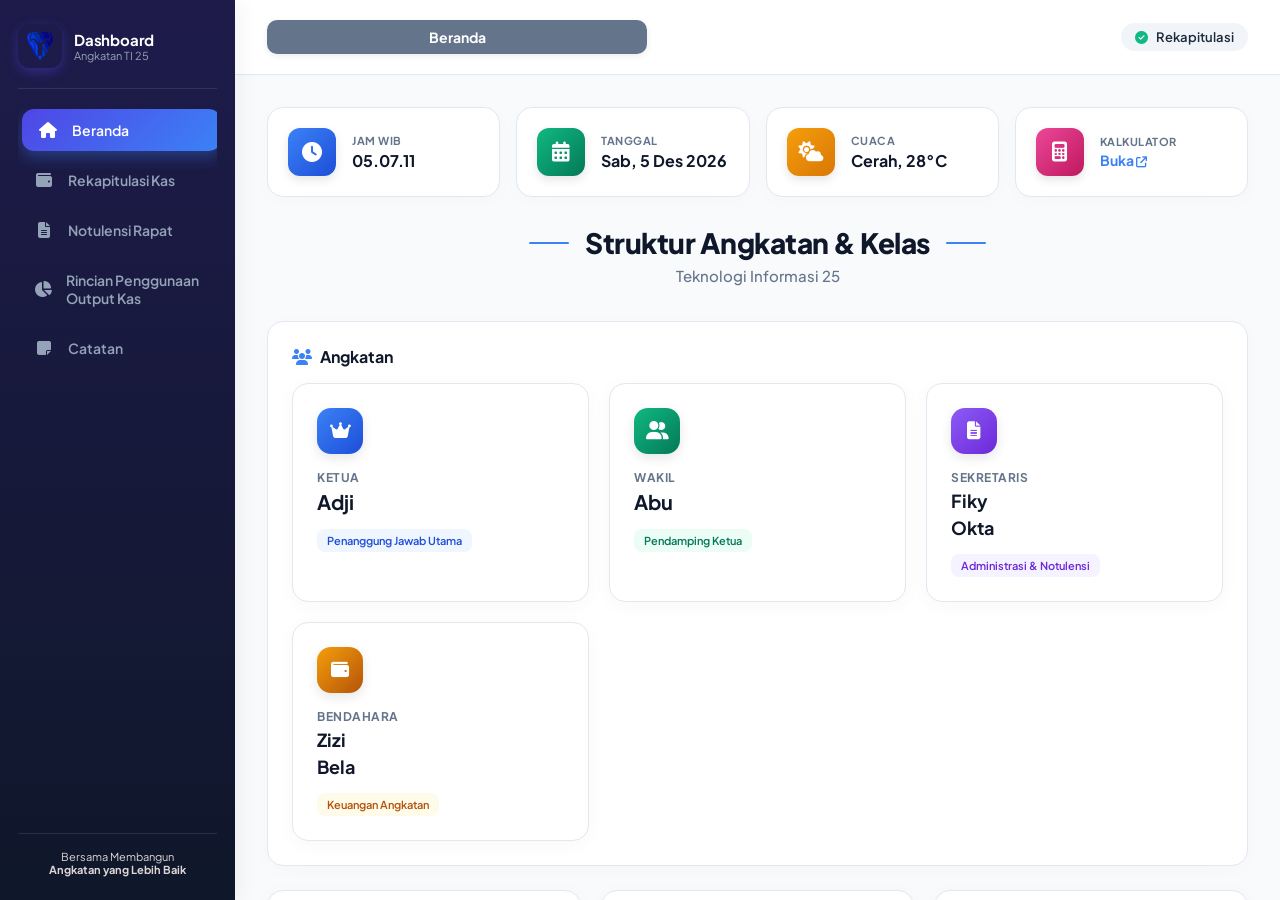
<file: index.html>
<!DOCTYPE html>
<html lang="id">
<head>
    <meta charset="UTF-8">
    <meta name="viewport" content="width=device-width, initial-scale=1.0">
    <title>Rekapitulasi & Notulensi TI 25</title>
    <link rel="stylesheet" href="style.css">
    <link rel="icon" href="2.png" type="image/png">
    <link rel="stylesheet" href="https://cdnjs.cloudflare.com/ajax/libs/font-awesome/6.4.0/css/all.min.css">
</head>
<body>

    <div class="app-container">
    
        <aside class="sidebar" id="sidebar">
            <div class="sidebar-header">
                <img src="2.png" alt="Logo TI 25" class="logo-img">
                <div class="logo-text">
                    <h2>Dashboard</h2>
                    <p>Angkatan TI 25</p>
                </div>
            </div>
            
            <ul class="sidebar-menu">
                <li class="menu-item active" data-target="beranda">
                    <i class="fa-solid fa-house"></i> Beranda
                </li>
                <li class="menu-item" data-target="rekapitulasi">
                    <i class="fa-solid fa-wallet"></i> Rekapitulasi Kas
                </li>
                <li class="menu-item" data-target="notulensi">
                    <i class="fa-solid fa-file-lines"></i> Notulensi Rapat
                </li>
                <li class="menu-item" data-target="rincian-output">
                    <i class="fa-solid fa-chart-pie"></i> Rincian Penggunaan Output Kas
                </li>
                <li class="menu-item" data-target="catatan">
                    <i class="fa-solid fa-note-sticky"></i> Catatan
                </li>
            </ul>

            <div class="sidebar-footer">
                <p>Bersama Membangun</p>
                <p><strong>Angkatan yang Lebih Baik</strong></p>
            </div>
        </aside>
  
        <main class="main-content">
            <header class="topbar">
                <div class="topbar-left">
                    <button class="mobile-menu-btn" id="mobile-menu-toggle"><i class="fa-solid fa-bars"></i></button>
                    <div class="topbar-title" id="page-title">Beranda</div>
                </div>
                <div class="topbar-user">
                    <i class="fa-solid fa-circle-check" style="color: #10b981;"></i> Rekapitulasi
                </div>
            </header>

            <div class="content-body">
                
                <section id="beranda" class="page-section active">              
                    <div class="dashboard-widget-grid">
                        <div class="dash-card">
                            <div class="dash-icon time-icon"><i class="fa-solid fa-clock"></i></div>
                            <div class="dash-info">
                                <h4>Jam wib</h4>
                                <div class="dash-value" id="live-time">Memuat...</div>
                            </div>
                        </div>
                        <div class="dash-card">
                            <div class="dash-icon date-icon"><i class="fa-solid fa-calendar-days"></i></div>
                            <div class="dash-info">
                                <h4>Tanggal</h4>
                                <div class="dash-value" id="live-date">Memuat...</div>
                            </div>
                        </div>
                        <div class="dash-card">
                            <div class="dash-icon weather-icon"><i class="fa-solid fa-cloud-sun"></i></div>
                            <div class="dash-info">
                                <h4>Cuaca</h4>
                                <div class="dash-value" id="live-weather">Memuat...</div>
                            </div>
                        </div>
                        <div class="dash-card" id="open-calc-btn" style="cursor: pointer;" title="Buka Kalkulator">
                            <div class="dash-icon calc-icon" style="background: linear-gradient(135deg, #ec4899, #be185d);"><i class="fa-solid fa-calculator"></i></div>
                            <div class="dash-info">
                                <h4>Kalkulator</h4>
                                <div class="dash-value" style="color: var(--accent-blue); font-size: 14px;">Buka <i class="fa-solid fa-arrow-up-right-from-square" style="font-size: 11px;"></i></div>
                            </div>
                        </div>
                    </div>

                    <div class="page-header-center">
                        <h2>Struktur Angkatan & Kelas</h2>
                        <p>Teknologi Informasi 25</p>
                    </div>

                    <!-- Hirarki Angkatan -->
                    <div style="background: var(--card-bg); border: 1px solid var(--border-color); border-radius: 16px; padding: 24px; margin-bottom: 24px; box-shadow: 0 4px 20px rgba(0,0,0,0.02);">
                        <h3 style="font-size: 16px; font-weight: 700; color: #0f172a; margin-bottom: 16px; display: flex; align-items: center; gap: 8px;">
                            <i class="fa-solid fa-users" style="color: var(--accent-blue);"></i> Angkatan
                        </h3>
                        <div class="cards-grid" style="grid-template-columns: repeat(auto-fit, minmax(220px, 1fr)); margin-bottom: 0;">
                            <div class="struct-card" style="margin-bottom: 0;">
                                <div class="card-icon blue"><i class="fa-solid fa-crown"></i></div>
                                <h4>Ketua</h4>
                                <p class="name">Adji</p>
                                <span class="badge blue">Penanggung Jawab Utama</span>
                            </div>
                            <div class="struct-card" style="margin-bottom: 0;">
                                <div class="card-icon green"><i class="fa-solid fa-user-group"></i></div>
                                <h4>Wakil</h4>
                                <p class="name">Abu</p>
                                <span class="badge green">Pendamping Ketua</span>
                            </div>
                            <div class="struct-card" style="margin-bottom: 0;">
                                <div class="card-icon purple"><i class="fa-solid fa-file-lines"></i></div>
                                <h4>Sekretaris</h4>
                                <div class="name" style="display: flex; flex-direction: column; gap: 4px; font-size: 18px; font-weight: 700; color: #0f172a; margin-bottom: 14px;">
                                    <div>Fiky</div>
                                    <div>Okta</div>
                                </div>
                                <span class="badge purple">Administrasi & Notulensi</span>
                            </div>
                            <div class="struct-card" style="margin-bottom: 0;">
                                <div class="card-icon orange"><i class="fa-solid fa-wallet"></i></div>
                                <h4>Bendahara</h4>
                                <div class="name" style="display: flex; flex-direction: column; gap: 4px; font-size: 18px; font-weight: 700; color: #0f172a; margin-bottom: 14px;">
                                    <div>Zizi</div>
                                    <div>Bela</div>
                                </div>
                                <span class="badge orange">Keuangan Angkatan</span>
                            </div>
                        </div>
                    </div>

                   
                    <div class="cards-grid" style="grid-template-columns: repeat(auto-fit, minmax(240px, 1fr));">
                        
                        <div class="struct-card">
                            <div class="card-icon teal"><i class="fa-solid fa-book"></i></div>
                            <h4>Kelas</h4>
                            <div style="display: flex; flex-direction: column; gap: 10px; margin-top: 12px;">
                                <div style="background: #f8fafc; padding: 8px 12px; border-radius: 8px; border: 1px solid var(--border-color);">
                                    <span style="font-size: 11px; font-weight: 700; color: var(--text-muted);">BENDAHARA A</span>
                                    <p style="font-size: 14px; font-weight: 600; color: #0f172a;">Firda</p>
                                </div>
                                <div style="background: #f8fafc; padding: 8px 12px; border-radius: 8px; border: 1px solid var(--border-color);">
                                    <span style="font-size: 11px; font-weight: 700; color: var(--text-muted);">BENDAHARA B</span>
                                    <p style="font-size: 14px; font-weight: 600; color: #0f172a;">Firman</p>
                                </div>
                                <div style="background: #f8fafc; padding: 8px 12px; border-radius: 8px; border: 1px solid var(--border-color);">
                                    <span style="font-size: 11px; font-weight: 700; color: var(--text-muted);">KOSMA A</span>
                                    <p style="font-size: 14px; font-weight: 600; color: #0f172a;">Dela</p>
                                </div>
                                <div style="background: #f8fafc; padding: 8px 12px; border-radius: 8px; border: 1px solid var(--border-color);">
                                    <span style="font-size: 11px; font-weight: 700; color: var(--text-muted);">KOSMA B</span>
                                    <p style="font-size: 14px; font-weight: 600; color: #0f172a;">Reza</p>
                                </div>
                            </div>
                        </div>

                        
                        <div class="struct-card">
                            <div class="card-icon pink"><i class="fa-solid fa-bullhorn"></i></div>
                            <h4>Penjab Sosmed</h4>
                            <div style="display: flex; flex-direction: column; gap: 10px; margin-top: 12px;">
                                <div style="background: #f8fafc; padding: 10px 12px; border-radius: 8px; border: 1px solid var(--border-color);">
                                    <p style="font-size: 14px; font-weight: 600; color: #0f172a;">Adin</p>
                                </div>
                                <div style="background: #f8fafc; padding: 10px 12px; border-radius: 8px; border: 1px solid var(--border-color);">
                                    <p style="font-size: 14px; font-weight: 600; color: #0f172a;">Naura</p>
                                </div>
                                <div style="background: #f8fafc; padding: 10px 12px; border-radius: 8px; border: 1px solid var(--border-color);">
                                    <p style="font-size: 14px; font-weight: 600; color: #0f172a;">Alfin</p>
                                </div>
                                <div style="background: #f8fafc; padding: 10px 12px; border-radius: 8px; border: 1px solid var(--border-color);">
                                    <p style="font-size: 14px; font-weight: 600; color: #0f172a;">Najib</p>
                                </div>
                            </div>
                        </div>

                       
                        <div class="struct-card">
                            <div class="card-icon purple"><i class="fa-solid fa-users-rectangle"></i></div>
                            <h4>Penjab Forum Belajar</h4>
                            <div style="display: flex; flex-direction: column; gap: 6px; margin-top: 12px; max-height: 280px; overflow-y: auto;">
                                <div style="background: #f8fafc; padding: 8px 12px; border-radius: 6px; border: 1px solid var(--border-color); font-size: 13px; font-weight: 600; color: #0f172a;">Jae</div>
                                <div style="background: #f8fafc; padding: 8px 12px; border-radius: 6px; border: 1px solid var(--border-color); font-size: 13px; font-weight: 600; color: #0f172a;">Daus</div>
                                <div style="background: #f8fafc; padding: 8px 12px; border-radius: 6px; border: 1px solid var(--border-color); font-size: 13px; font-weight: 600; color: #0f172a;">Adit</div>
                                <div style="background: #f8fafc; padding: 8px 12px; border-radius: 6px; border: 1px solid var(--border-color); font-size: 13px; font-weight: 600; color: #0f172a;">Kavin</div>
                                <div style="background: #f8fafc; padding: 8px 12px; border-radius: 6px; border: 1px solid var(--border-color); font-size: 13px; font-weight: 600; color: #0f172a;">Ali</div>
                                <div style="background: #f8fafc; padding: 8px 12px; border-radius: 6px; border: 1px solid var(--border-color); font-size: 13px; font-weight: 600; color: #0f172a;">Afin</div>
                                <div style="background: #f8fafc; padding: 8px 12px; border-radius: 6px; border: 1px solid var(--border-color); font-size: 13px; font-weight: 600; color: #0f172a;">Reja</div>
                                <div style="background: #f8fafc; padding: 8px 12px; border-radius: 6px; border: 1px solid var(--border-color); font-size: 13px; font-weight: 600; color: #0f172a;">Nabila</div>
                                <div style="background: #f8fafc; padding: 8px 12px; border-radius: 6px; border: 1px solid var(--border-color); font-size: 13px; font-weight: 600; color: #0f172a;">Wafiq</div>
                            </div>
                        </div>

                        
                        <div class="struct-card">
                            <div class="card-icon orange"><i class="fa-solid fa-graduation-cap"></i></div>
                            <h4>Pemateri</h4>
                            <div style="display: flex; flex-direction: column; gap: 10px; margin-top: 12px;">
                                <div style="background: #f8fafc; padding: 8px 12px; border-radius: 8px; border: 1px solid var(--border-color);">
                                    <p style="font-size: 14px; font-weight: 600; color: #0f172a;">Farel</p>
                                    <span style="font-size: 11px; color: var(--text-muted);">Materi Data base</span>
                                </div>
                                <div style="background: #f8fafc; padding: 8px 12px; border-radius: 8px; border: 1px solid var(--border-color);">
                                    <p style="font-size: 14px; font-weight: 600; color: #0f172a;">Farul</p>
                                    <span style="font-size: 11px; color: var(--text-muted);">Materi Platform</span>
                                </div>
                                <div style="background: #f8fafc; padding: 8px 12px; border-radius: 8px; border: 1px solid var(--border-color);">
                                    <p style="font-size: 14px; font-weight: 600; color: #0f172a;">Ali</p>
                                    <span style="font-size: 11px; color: var(--text-muted);">Matri Jaringan</span>
                                </div>
                            </div>
                        </div>
                    </div>

                    <div class="note-box" style="margin-top: 24px;">
                        <div class="note-icon"><i class="fa-solid fa-circle-info"></i></div>
                        <div class="note-content">
                            <h4>Catatan Penting:</h4>
                            <p>• Struktur angkatan ini masih bersifat sementara.</p>
                            <p>• Dibentuk agar koordinasi angkatan bisa segera berjalan dengan baik.</p>
                            <p>• Ke depannya, kita akan melakukan evaluasi bersama demi kenyamanan seluruh warga angkatan.</p>
                        </div>
                    </div>
                </section>

                <section id="rekapitulasi" class="page-section">
                    <div class="page-header-center">
                        <h2>Rekapitulasi Kas</h2>
                        <p>Pemasukan dan pengeluaran kas angkatan (Tahun 2026)</p>
                    </div>
                    <div id="public-custom-rekapitulasi"></div>
                </section>

                <section id="notulensi" class="page-section">
                    <div class="page-header-center">
                        <h2>Notulensi Rapat</h2>
                        <p>Dokumentasi agenda dan hasil keputusan rapat angkatan</p>
                    </div>
                    <div id="public-custom-notulensi"></div>
                </section>

                <section id="rincian-output" class="page-section">
                    <div class="page-header-center">
                        <h2>Rincian Penggunaan Output Kas</h2>
                        <p>Laporan transparan penggunaan dana output kas angkatan</p>
                    </div>
                    <div id="public-custom-rincian-output"></div>

                    <div class="card-table-container links-section" style="margin-top: 24px;">
                        <h3>Referensi & Bukti Dokumen</h3>
                        <ul class="link-list">
                            <li><i class="fa-solid fa-link"></i> Bukti Saluran Donasi Link: <a href="https://drive.google.com/drive/folders/1rn8ZpoFFfOI3YM-vaQuXUA-7GoT26yOQ?usp=drive_link" target="_blank">Google Drive Bukti Donasi</a></li>
                            <li><i class="fa-solid fa-link"></i> Note/Struk transportasi Link: <a href="https://drive.google.com/drive/folders/1AU4VkHpcACOmqAmQ7J8z4ClEdNChZUDK?usp=drive_link" target="_blank">Google Drive Struk Transportasi</a></li>
                            <li><i class="fa-solid fa-link"></i> Pembayaran Iuran TF Link: <a href="https://drive.google.com/drive/folders/1IJL0bDJ0kScP2z2hQ9G5dUnDk0GDeejW?usp=drive_link" target="_blank">Google Drive Bukti TF Iuran</a></li>
                        </ul>
                    </div>
                </section>

                <section id="catatan" class="page-section">
                    <div class="page-header-center">
                        <h2>Catatan & Informasi Angkatan</h2>
                        <p>Catatan penting dan pengumuman terbaru untuk angkatan</p>
                    </div>
                    <div id="public-notes-container" style="display: flex; flex-direction: column; gap: 16px;"></div>
                </section>

            </div>
        </main>
    </div>

    <script src="script.js"></script>
</body>
</html>
</file>
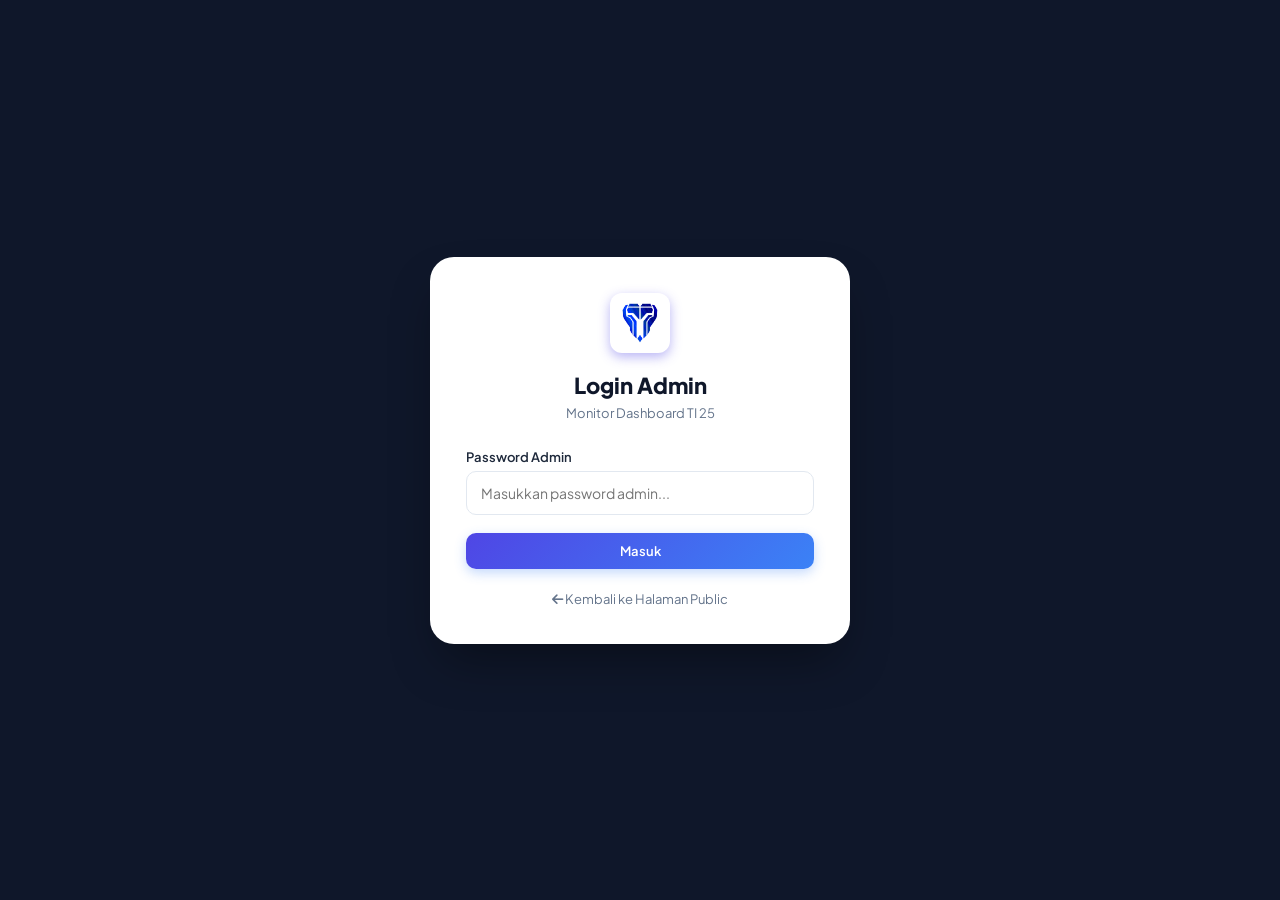
<file: admin.html>
<!DOCTYPE html>
<html lang="id">
<head>
    <meta charset="UTF-8">
    <meta name="viewport" content="width=device-width, initial-scale=1.0">
    <title>Dashboard Admin</title>
    <link rel="stylesheet" href="style.css">
    <link rel="icon" href="2.png" type="image/png">
    <link rel="stylesheet" href="https://cdnjs.cloudflare.com/ajax/libs/font-awesome/6.4.0/css/all.min.css">
</head>
<body>

    <div id="login-screen" class="login-overlay">
        <div class="login-card">
            <div class="login-header">
                <img src="2.png" alt="Logo TI 25" class="logo-img">
                <h2>Login Admin</h2>
                <p>Monitor Dashboard TI 25</p>
            </div>
            <form onsubmit="handleLogin(event)">
                <div class="form-group">
                    <label>Password Admin</label>
                    <input type="password" id="admin-password" placeholder="Masukkan password admin..." required>
                </div>
                <div id="login-error" style="color: #dc2626; font-size: 12px; margin-top: 8px; display: none;">Password salah! Silakan coba lagi.</div>
                <button type="submit" class="btn-primary" style="width: 100%; margin-top: 18px; justify-content: center;">Masuk</button>
            </form>
            <div style="text-align: center; margin-top: 18px;">
                <a href="index.html" style="font-size: 13px; color: var(--text-muted); text-decoration: none;"><i class="fa-solid fa-arrow-left"></i> Kembali ke Halaman Public</a>
            </div>
        </div>
    </div>

    <div class="app-container" id="app-container" style="display: none;">
   
        <aside class="sidebar" id="sidebar">
            <div class="sidebar-header">
                <img src="2.png" alt="Logo TI 25" class="logo-img">
                <div class="logo-text">
                    <h2>Dashboard</h2>
                    <p>Admin Angkatan TI 25</p>
                </div>
            </div>
            
            <ul class="sidebar-menu">
                <li class="menu-item active" data-target="beranda">
                    <i class="fa-solid fa-house"></i> Beranda
                </li>
                <li class="menu-item" data-target="rekapitulasi">
                    <i class="fa-solid fa-wallet"></i> Rekapitulasi Kas
                </li>
                <li class="menu-item" data-target="input-kas-a">
                    <i class="fa-solid fa-coins"></i> Input Kas Kelas A
                </li>
                <li class="menu-item" data-target="input-kas-b">
                    <i class="fa-solid fa-coins"></i> Input Kas Kelas B
                </li>
                <li class="menu-item" data-target="notulensi">
                    <i class="fa-solid fa-file-lines"></i> Notulensi Rapat
                </li>
                <li class="menu-item" data-target="rincian-output">
                    <i class="fa-solid fa-chart-pie"></i> Rincian Penggunaan Output Kas
                </li>
                <li class="menu-item" data-target="catatan">
                    <i class="fa-solid fa-note-sticky"></i> Catatan
                </li>
            </ul>

            <div class="sidebar-footer">
                <p>Bersama Membangun</p>
                <p><strong>Angkatan yang Lebih Baik</strong></p>
            </div>
        </aside>

        <main class="main-content">
            <header class="topbar">
                <div class="topbar-left">
                    <button class="mobile-menu-btn" id="mobile-menu-toggle"><i class="fa-solid fa-bars"></i></button>
                    <div class="topbar-title" id="page-title">Beranda</div>
                </div>
                <div class="topbar-user">
                    <span style="display: flex; align-items: center; gap: 6px;"><i class="fa-solid fa-user-shield"></i> Admin TI 25</span>
                    <button onclick="handleLogout()" class="btn-logout" title="Keluar"><i class="fa-solid fa-right-from-bracket"></i> Keluar</button>
                </div>
            </header>

            <div class="content-body">

               
                <section id="beranda" class="page-section active">
                    <div class="dashboard-widget-grid">
                        <div class="dash-card">
                            <div class="dash-icon time-icon"><i class="fa-solid fa-clock"></i></div>
                            <div class="dash-info">
                                <h4>Jam wib</h4>
                                <div class="dash-value" id="live-time">--:--:--</div>
                            </div>
                        </div>
                        <div class="dash-card">
                            <div class="dash-icon date-icon"><i class="fa-solid fa-calendar-days"></i></div>
                            <div class="dash-info">
                                <h4>Tanggal</h4>
                                <div class="dash-value" id="live-date">-- -- ----</div>
                            </div>
                        </div>
                        <div class="dash-card">
                            <div class="dash-icon weather-icon"><i class="fa-solid fa-cloud-sun"></i></div>
                            <div class="dash-info">
                                <h4>Cuaca</h4>
                                <div class="dash-value" id="live-weather">Memuat...</div>
                            </div>
                        </div>
                        <div class="dash-card" id="open-calc-btn" style="cursor: pointer;" title="Buka Kalkulator">
                            <div class="dash-icon calc-icon" style="background: linear-gradient(135deg, #ec4899, #be185d);"><i class="fa-solid fa-calculator"></i></div>
                            <div class="dash-info">
                                <h4>Kalkulator</h4>
                                <div class="dash-value" style="color: var(--accent-blue); font-size: 14px;">Buka <i class="fa-solid fa-arrow-up-right-from-square" style="font-size: 11px;"></i></div>
                            </div>
                        </div>
                    </div>

                    <div class="page-header-center">
                        <h2>Struktur Angkatan & Kelas</h2>
                        <p>Teknologi Informasi 25</p>
                    </div>

                  
                    <div style="background: var(--card-bg); border: 1px solid var(--border-color); border-radius: 16px; padding: 24px; margin-bottom: 24px; box-shadow: 0 4px 20px rgba(0,0,0,0.02);">
                        <h3 style="font-size: 16px; font-weight: 700; color: #0f172a; margin-bottom: 16px; display: flex; align-items: center; gap: 8px;">
                            <i class="fa-solid fa-users" style="color: var(--accent-blue);"></i> Angkatan
                        </h3>
                        <div class="cards-grid" style="grid-template-columns: repeat(auto-fit, minmax(220px, 1fr)); margin-bottom: 0;">
                            <div class="struct-card" style="margin-bottom: 0;">
                                <div class="card-icon blue"><i class="fa-solid fa-crown"></i></div>
                                <h4>Ketua</h4>
                                <p class="name">Adji</p>
                                <span class="badge blue">Penanggung Jawab Utama</span>
                            </div>
                            <div class="struct-card" style="margin-bottom: 0;">
                                <div class="card-icon green"><i class="fa-solid fa-user-group"></i></div>
                                <h4>Wakil</h4>
                                <p class="name">Abu</p>
                                <span class="badge green">Pendamping Ketua</span>
                            </div>
                            <div class="struct-card" style="margin-bottom: 0;">
                                <div class="card-icon purple"><i class="fa-solid fa-file-lines"></i></div>
                                <h4>Sekretaris</h4>
                                <div class="name" style="display: flex; flex-direction: column; gap: 4px; font-size: 18px; font-weight: 700; color: #0f172a; margin-bottom: 14px;">
                                    <div>Fiky</div>
                                    <div>Okta</div>
                                </div>
                                <span class="badge purple">Administrasi & Notulensi</span>
                            </div>
                            <div class="struct-card" style="margin-bottom: 0;">
                                <div class="card-icon orange"><i class="fa-solid fa-wallet"></i></div>
                                <h4>Bendahara</h4>
                                <div class="name" style="display: flex; flex-direction: column; gap: 4px; font-size: 18px; font-weight: 700; color: #0f172a; margin-bottom: 14px;">
                                    <div>Zizi</div>
                                    <div>Bela</div>
                                </div>
                                <span class="badge orange">Keuangan Angkatan</span>
                            </div>
                        </div>
                    </div>

                   
                    <div class="cards-grid" style="grid-template-columns: repeat(auto-fit, minmax(240px, 1fr));">
                       
                        <div class="struct-card">
                            <div class="card-icon teal"><i class="fa-solid fa-book"></i></div>
                            <h4>Kelas</h4>
                            <div style="display: flex; flex-direction: column; gap: 10px; margin-top: 12px;">
                                <div style="background: #f8fafc; padding: 8px 12px; border-radius: 8px; border: 1px solid var(--border-color);">
                                    <span style="font-size: 11px; font-weight: 700; color: var(--text-muted);">BENDAHARA A</span>
                                    <p style="font-size: 14px; font-weight: 600; color: #0f172a;">Firda</p>
                                </div>
                                <div style="background: #f8fafc; padding: 8px 12px; border-radius: 8px; border: 1px solid var(--border-color);">
                                    <span style="font-size: 11px; font-weight: 700; color: var(--text-muted);">BENDAHARA B</span>
                                    <p style="font-size: 14px; font-weight: 600; color: #0f172a;">Firman</p>
                                </div>
                                <div style="background: #f8fafc; padding: 8px 12px; border-radius: 8px; border: 1px solid var(--border-color);">
                                    <span style="font-size: 11px; font-weight: 700; color: var(--text-muted);">KOSMA A</span>
                                    <p style="font-size: 14px; font-weight: 600; color: #0f172a;">Dela</p>
                                </div>
                                <div style="background: #f8fafc; padding: 8px 12px; border-radius: 8px; border: 1px solid var(--border-color);">
                                    <span style="font-size: 11px; font-weight: 700; color: var(--text-muted);">KOSMA B</span>
                                    <p style="font-size: 14px; font-weight: 600; color: #0f172a;">Reza</p>
                                </div>
                            </div>
                        </div>

                
                        <div class="struct-card">
                            <div class="card-icon pink"><i class="fa-solid fa-bullhorn"></i></div>
                            <h4>Penjab Sosmed</h4>
                            <div style="display: flex; flex-direction: column; gap: 10px; margin-top: 12px;">
                                <div style="background: #f8fafc; padding: 10px 12px; border-radius: 8px; border: 1px solid var(--border-color);">
                                    <p style="font-size: 14px; font-weight: 600; color: #0f172a;">Adin</p>
                                </div>
                                <div style="background: #f8fafc; padding: 10px 12px; border-radius: 8px; border: 1px solid var(--border-color);">
                                    <p style="font-size: 14px; font-weight: 600; color: #0f172a;">Naura</p>
                                </div>
                                <div style="background: #f8fafc; padding: 10px 12px; border-radius: 8px; border: 1px solid var(--border-color);">
                                    <p style="font-size: 14px; font-weight: 600; color: #0f172a;">Alfin</p>
                                </div>
                                <div style="background: #f8fafc; padding: 10px 12px; border-radius: 8px; border: 1px solid var(--border-color);">
                                    <p style="font-size: 14px; font-weight: 600; color: #0f172a;">Najib</p>
                                </div>
                            </div>
                        </div>

                        <!-- Penjab Forum Belajar -->
                        <div class="struct-card">
                            <div class="card-icon purple"><i class="fa-solid fa-users-rectangle"></i></div>
                            <h4>Penjab Forum Belajar</h4>
                            <div style="display: flex; flex-direction: column; gap: 6px; margin-top: 12px; max-height: 280px; overflow-y: auto;">
                                <div style="background: #f8fafc; padding: 8px 12px; border-radius: 6px; border: 1px solid var(--border-color); font-size: 13px; font-weight: 600; color: #0f172a;">Jae</div>
                                <div style="background: #f8fafc; padding: 8px 12px; border-radius: 6px; border: 1px solid var(--border-color); font-size: 13px; font-weight: 600; color: #0f172a;">Daus</div>
                                <div style="background: #f8fafc; padding: 8px 12px; border-radius: 6px; border: 1px solid var(--border-color); font-size: 13px; font-weight: 600; color: #0f172a;">Adit</div>
                                <div style="background: #f8fafc; padding: 8px 12px; border-radius: 6px; border: 1px solid var(--border-color); font-size: 13px; font-weight: 600; color: #0f172a;">Kavin</div>
                                <div style="background: #f8fafc; padding: 8px 12px; border-radius: 6px; border: 1px solid var(--border-color); font-size: 13px; font-weight: 600; color: #0f172a;">Ali</div>
                                <div style="background: #f8fafc; padding: 8px 12px; border-radius: 6px; border: 1px solid var(--border-color); font-size: 13px; font-weight: 600; color: #0f172a;">Afin</div>
                                <div style="background: #f8fafc; padding: 8px 12px; border-radius: 6px; border: 1px solid var(--border-color); font-size: 13px; font-weight: 600; color: #0f172a;">Reja</div>
                                <div style="background: #f8fafc; padding: 8px 12px; border-radius: 6px; border: 1px solid var(--border-color); font-size: 13px; font-weight: 600; color: #0f172a;">Nabila</div>
                                <div style="background: #f8fafc; padding: 8px 12px; border-radius: 6px; border: 1px solid var(--border-color); font-size: 13px; font-weight: 600; color: #0f172a;">Wafiq</div>
                            </div>
                        </div>

                        <!-- Pemateri -->
                        <div class="struct-card">
                            <div class="card-icon orange"><i class="fa-solid fa-graduation-cap"></i></div>
                            <h4>Pemateri</h4>
                            <div style="display: flex; flex-direction: column; gap: 10px; margin-top: 12px;">
                                <div style="background: #f8fafc; padding: 8px 12px; border-radius: 8px; border: 1px solid var(--border-color);">
                                    <p style="font-size: 14px; font-weight: 600; color: #0f172a;">Farel</p>
                                    <span style="font-size: 11px; color: var(--text-muted);">Materi Data base</span>
                                </div>
                                <div style="background: #f8fafc; padding: 8px 12px; border-radius: 8px; border: 1px solid var(--border-color);">
                                    <p style="font-size: 14px; font-weight: 600; color: #0f172a;">Farul</p>
                                    <span style="font-size: 11px; color: var(--text-muted);">Materi Platform</span>
                                </div>
                                <div style="background: #f8fafc; padding: 8px 12px; border-radius: 8px; border: 1px solid var(--border-color);">
                                    <p style="font-size: 14px; font-weight: 600; color: #0f172a;">Ali</p>
                                    <span style="font-size: 11px; color: var(--text-muted);">Matri Jaringan</span>
                                </div>
                            </div>
                        </div>
                    </div>

                    <div class="note-box" style="margin-top: 24px;">
                        <div class="note-icon"><i class="fa-solid fa-circle-info"></i></div>
                        <div class="note-content">
                            <h4>Catatan Penting:</h4>
                            <p>• Struktur angkatan ini masih bersifat sementara.</p>
                            <p>• Dibentuk agar koordinasi angkatan bisa segera berjalan dengan baik.</p>
                            <p>• Ke depannya, kita akan melakukan evaluasi bersama demi kenyamanan seluruh warga angkatan.</p>
                        </div>
                    </div>
                </section>

             
                <section id="rekapitulasi" class="page-section">
                    <div class="page-header-center">
                        <h2>Rekapitulasi Kas</h2>
                        <p>Pemasukan dan pengeluaran kas angkatan (Tahun 2026)</p>
                    </div>

                    <div style="margin-bottom: 24px;">
                        <button class="btn-primary" onclick="openCreateTableModal('rekapitulasi')"><i class="fa-solid fa-table"></i> Buat Tabel Manual Baru</button>
                    </div>
                    <div id="container-custom-rekapitulasi"></div>
                </section>

               
                <section id="input-kas-a" class="page-section">
                    <div class="card-table-container">
                        <div class="table-action-bar">
                            <h3>Tabel Kas Kelas A</h3>
                            <button class="btn-primary" onclick="openAdminKasModal('kas_kelas_a')"><i class="fa-solid fa-plus"></i> Tambah Data</button>
                        </div>
                        <div class="table-responsive">
                            <table class="kas-table">
                                <thead>
                                    <tr>
                                        <th rowspan="2" style="vertical-align: middle; text-align: center;">NO</th>
                                        <th rowspan="2" style="vertical-align: middle; text-align: center;">NAMA</th>
                                        <th>Sep</th>
                                        <th colspan="4">Oktober</th>
                                        <th colspan="5">November</th>
                                        <th colspan="4">Desember</th>
                                        <th colspan="2">Jan</th>
                                        <th rowspan="2" style="vertical-align: middle; text-align: center;">SUBTOTAL</th>
                                        <th rowspan="2" style="vertical-align: middle; text-align: center;">AKSI</th>
                                    </tr>
                                    <tr>
                                        <th>17</th>
                                        <th>4</th><th>11</th><th>18</th><th>25</th>
                                        <th>1</th><th>8</th><th>15</th><th>22</th><th>29</th>
                                        <th>6</th><th>13</th><th>20</th><th>27</th>
                                        <th>3</th><th>10</th>
                                    </tr>
                                </thead>
                                <tbody id="admin-kas-a-tbody"></tbody>
                            </table>
                        </div>
                    </div>
                </section>

                
                <section id="input-kas-b" class="page-section">
                    <div class="card-table-container">
                        <div class="table-action-bar">
                            <h3>Tabel Kas Kelas B</h3>
                            <button class="btn-primary" onclick="openAdminKasModal('kas_kelas_b')"><i class="fa-solid fa-plus"></i> Tambah Data</button>
                        </div>
                        <div class="table-responsive">
                            <table class="kas-table">
                                <thead>
                                    <tr>
                                        <th rowspan="2" style="vertical-align: middle; text-align: center;">NO</th>
                                        <th rowspan="2" style="vertical-align: middle; text-align: center;">NAMA</th>
                                        <th>Sep</th>
                                        <th colspan="4">Oktober</th>
                                        <th colspan="5">November</th>
                                        <th colspan="4">Desember</th>
                                        <th colspan="2">Jan</th>
                                        <th rowspan="2" style="vertical-align: middle; text-align: center;">SUBTOTAL</th>
                                        <th rowspan="2" style="vertical-align: middle; text-align: center;">AKSI</th>
                                    </tr>
                                    <tr>
                                        <th>17</th>
                                        <th>4</th><th>11</th><th>18</th><th>25</th>
                                        <th>1</th><th>8</th><th>15</th><th>22</th><th>29</th>
                                        <th>6</th><th>13</th><th>20</th><th>27</th>
                                        <th>3</th><th>10</th>
                                    </tr>
                                </thead>
                                <tbody id="admin-kas-b-tbody"></tbody>
                            </table>
                        </div>
                    </div>
                </section>

               
                <section id="notulensi" class="page-section">
                    <div class="page-header-center">
                        <h2>Notulensi Rapat</h2>
                        <p>Dokumentasi agenda dan hasil keputusan rapat angkatan</p>
                    </div>

                    <div style="margin-bottom: 24px;">
                        <button class="btn-primary" onclick="openCreateTableModal('notulensi')"><i class="fa-solid fa-table"></i> Buat Tabel Manual Baru</button>
                    </div>
                    <div id="container-custom-notulensi"></div>
                </section>

                
                <section id="rincian-output" class="page-section">
                    <div class="page-header-center">
                        <h2>Rincian Penggunaan Output Kas</h2>
                        <p>Laporan transparan penggunaan dana output kas angkatan</p>
                    </div>

                    <div style="margin-bottom: 24px;">
                        <button class="btn-primary" onclick="openCreateTableModal('rincian-output')"><i class="fa-solid fa-table"></i> Buat Tabel Manual Baru</button>
                    </div>
                    <div id="container-custom-rincian-output"></div>

                    <div class="card-table-container links-section" style="margin-top: 24px;">
                        <h3>Referensi & Bukti Dokumen</h3>
                        <ul class="link-list">
                            <li><i class="fa-solid fa-link"></i> Bukti Saluran Donasi Link: <a href="https://drive.google.com/drive/folders/1rn8ZpoFFfOI3YM-vaQuXUA-7GoT26yOQ?usp=drive_link" target="_blank">Google Drive Bukti Donasi</a></li>
                            <li><i class="fa-solid fa-link"></i> Note/Struk transportasi Link: <a href="https://drive.google.com/drive/folders/1AU4VkHpcACOmqAmQ7J8z4ClEdNChZUDK?usp=drive_link" target="_blank">Google Drive Struk Transportasi</a></li>
                            <li><i class="fa-solid fa-link"></i> Pembayaran Iuran TF Link: <a href="https://drive.google.com/drive/folders/1IJL0bDJ0kScP2z2hQ9G5dUnDk0GDeejW?usp=drive_link" target="_blank">Google Drive Bukti TF Iuran</a></li>
                        </ul>
                    </div>
                </section>

                <section id="catatan" class="page-section">
                    <div class="page-header-center">
                        <h2>Catatan & Informasi Angkatan</h2>
                        <p>Kelola catatan penting dan pengumuman angkatan</p>
                    </div>

                    <div class="card-table-container">
                        <div class="table-action-bar">
                            <h3>Daftar Catatan</h3>
                            <button class="btn-primary" onclick="openNoteModal()"><i class="fa-solid fa-plus"></i> Tambah Catatan</button>
                        </div>
                        <div id="admin-notes-container" style="display: flex; flex-direction: column; gap: 16px; margin-top: 16px;"></div>
                    </div>
                </section>

            </div>
        </main>
    </div>

    
    <div id="modal-create-table" class="modal-overlay">
        <div class="modal-box">
            <div class="modal-header">
                <h3>Buat Tabel Manual Baru</h3>
                <button class="close-btn" onclick="closeCreateTableModal()">&times;</button>
            </div>
            <form onsubmit="handleCreateTableSubmit(event)">
                <div class="form-inputs-grid">
                    <div class="form-group">
                        <label>Judul Tabel</label>
                        <input type="text" id="custom-table-title" placeholder="Masukkan judul tabel..." required>
                    </div>
                    <div class="form-group">
                        <label>Jumlah Kolom</label>
                        <input type="number" id="custom-table-cols" min="1" max="10" placeholder="Contoh: 3" oninput="generateHeaderInputs(this.value)" required>
                    </div>
                    <div id="custom-headers-container"></div>
                </div>
                <div class="modal-footer">
                    <button type="button" class="btn-secondary" onclick="closeCreateTableModal()">Batal</button>
                    <button type="submit" class="btn-primary">Buat Tabel</button>
                </div>
            </form>
        </div>
    </div>

    
    <div id="modal-custom-row" class="modal-overlay">
        <div class="modal-box">
            <div class="modal-header">
                <h3 id="custom-row-modal-title">Input Data Baris</h3>
                <button class="close-btn" onclick="closeCustomRowModal()">&times;</button>
            </div>
            <form onsubmit="handleCustomRowSubmit(event)">
                <div id="custom-row-inputs" class="form-inputs-grid"></div>
                <div class="modal-footer">
                    <button type="button" class="btn-secondary" onclick="closeCustomRowModal()">Batal</button>
                    <button type="submit" class="btn-primary">Simpan</button>
                </div>
            </form>
        </div>
    </div>

    <div id="modal-note" class="modal-overlay">
        <div class="modal-box">
            <div class="modal-header">
                <h3 id="note-modal-title">Tambah Catatan</h3>
                <button class="close-btn" onclick="closeNoteModal()">&times;</button>
            </div>
            <form onsubmit="handleNoteSubmit(event)">
                <div class="form-inputs-grid">
                    <div class="form-group">
                        <label>Judul Catatan</label>
                        <input type="text" id="note-title" placeholder="Masukkan judul catatan..." required>
                    </div>
                    <div class="form-group">
                        <label>Isi Catatan</label>
                        <textarea id="note-content" rows="4" placeholder="Masukkan isi catatan..." style="padding: 12px 14px; border: 1px solid var(--border-color); border-radius: 10px; font-size: 14px; font-family: inherit; resize: vertical;" required></textarea>
                    </div>
                </div>
                <div class="modal-footer">
                    <button type="button" class="btn-secondary" onclick="closeNoteModal()">Batal</button>
                    <button type="submit" class="btn-primary">Simpan</button>
                </div>
            </form>
        </div>
    </div>

    <div id="modal-kas-admin" class="modal-overlay">
        <div class="modal-box">
            <div class="modal-header">
                <h3 id="admin-kas-modal-title">Tambah Data Kas</h3>
                <button class="close-btn" onclick="closeAdminKasModal()">&times;</button>
            </div>
            <form id="admin-kas-form" onsubmit="saveAdminKasData(event)">
                <div class="form-inputs-grid">
                    <div class="form-group">
                        <label>No</label>
                        <input type="number" id="admin-kas-no" required>
                    </div>
                    <div class="form-group">
                        <label>Nama</label>
                        <input type="text" id="admin-kas-nama" required>
                    </div>
                </div>
                <div class="modal-footer" style="margin-top: 20px;">
                    <button type="button" class="btn-secondary" onclick="closeAdminKasModal()">Batal</button>
                    <button type="submit" class="btn-primary">Simpan</button>
                </div>
            </form>
        </div>
    </div>

    <script src="script.js"></script>
</body>
</html>
</file>
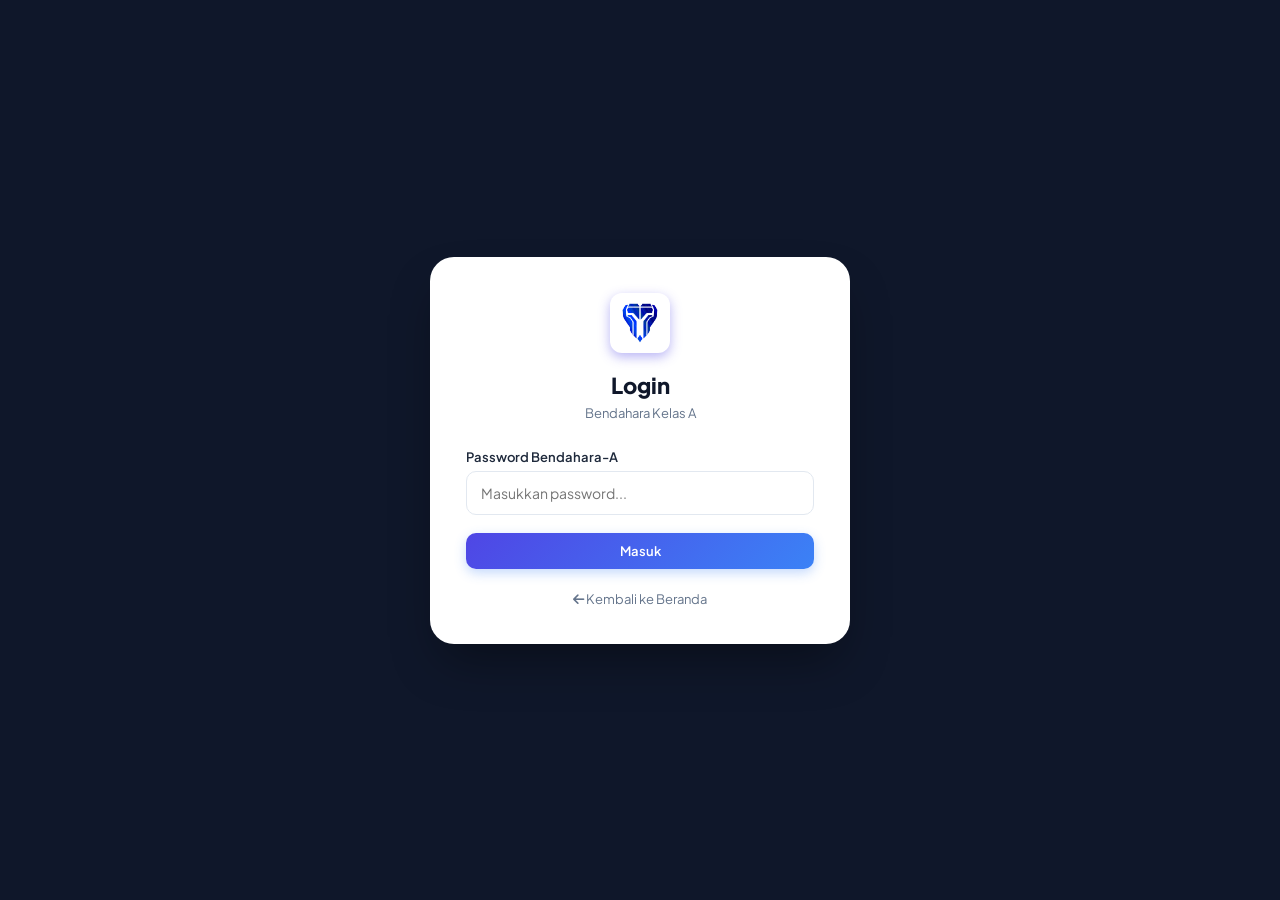
<file: bendahara_a.html>
<!DOCTYPE html>
<html lang="id">
<head>
    <meta charset="UTF-8">
    <meta name="viewport" content="width=device-width, initial-scale=1.0">
    <title>Checklist Kas Kelas A</title>
    <link rel="stylesheet" href="style.css">
    <link rel="icon" href="2.png" type="image/png">
    <link rel="stylesheet" href="https://cdnjs.cloudflare.com/ajax/libs/font-awesome/6.4.0/css/all.min.css">
</head>
<body>

    <div id="login-screen" class="login-overlay">
        <div class="login-card">
            <div class="login-header">
                <img src="2.png" alt="Logo TI 25" class="logo-img">
                <h2>Login</h2>
                <p>Bendahara Kelas A</p>
            </div>
            <form onsubmit="handleLogin(event)">
                <div class="form-group">
                    <label>Password Bendahara-A</label>
                    <input type="password" id="bendahara-password" placeholder="Masukkan password..." required>
                </div>
                <div id="login-error" style="color: #dc2626; font-size: 12px; margin-top: 8px; display: none;">Password salah!</div>
                <button type="submit" class="btn-primary" style="width: 100%; margin-top: 18px; justify-content: center;">Masuk</button>
            </form>
            <div style="text-align: center; margin-top: 18px;">
                <a href="index.html" style="font-size: 13px; color: var(--text-muted); text-decoration: none;"><i class="fa-solid fa-arrow-left"></i> Kembali ke Beranda</a>
            </div>
        </div>
    </div>

    <div class="app-container" id="app-container" style="display: none;">
        <main class="main-content" style="width: 100%;">
            <header class="topbar">
                <div class="topbar-left">
                    <div class="topbar-title" style="width: auto;">Input Kas Kls A</div>
                </div>
                <div class="topbar-user">
                    <span><i class="fa-solid fa-user-shield"></i> Bendahara A</span>
                    <button onclick="handleLogout()" class="btn-logout"><i class="fa-solid fa-right-from-bracket"></i> Keluar</button>
                </div>
            </header>

            <div class="content-body">
                <div class="card-table-container">
                    <div class="table-action-bar">
                        <h3>Tabel Kas Kelas A</h3>
                        <button class="btn-primary" onclick="openKasModal()"><i class="fa-solid fa-plus"></i> Tambah Data</button>
                    </div>
                    <div class="table-responsive">
                        <table class="kas-table">
                            <thead>
                                <tr>
                                    <th rowspan="2" style="vertical-align: middle; text-align: center;">NO</th>
                                    <th rowspan="2" style="vertical-align: middle; text-align: center;">NAMA</th>
                                    <th>Sep</th>
                                    <th colspan="4">Oktober</th>
                                    <th colspan="5">November</th>
                                    <th colspan="4">Desember</th>
                                    <th colspan="2">Jan</th>
                                    <th rowspan="2" style="vertical-align: middle; text-align: center;">SUBTOTAL</th>
                                    <th rowspan="2" style="vertical-align: middle; text-align: center;">AKSI</th>
                                </tr>
                                <tr>
                                    <th>17</th>
                                    <th>4</th><th>11</th><th>18</th><th>25</th>
                                    <th>1</th><th>8</th><th>15</th><th>22</th><th>29</th>
                                    <th>6</th><th>13</th><th>20</th><th>27</th>
                                    <th>3</th><th>10</th>
                                </tr>
                            </thead>
                            <tbody id="kas-tbody">
                                
                            </tbody>
                            <tfoot>
                                <tr style="background: #f8fafc; font-weight: bold;">
                                    <td colspan="2" style="text-align: right;">TOTAL</td>
                                    <td id="col-total-0">Rp 0</td>
                                    <td id="col-total-1">Rp 0</td>
                                    <td id="col-total-2">Rp 0</td>
                                    <td id="col-total-3">Rp 0</td>
                                    <td id="col-total-4">Rp 0</td>
                                    <td id="col-total-5">Rp 0</td>
                                    <td id="col-total-6">Rp 0</td>
                                    <td id="col-total-7">Rp 0</td>
                                    <td id="col-total-8">Rp 0</td>
                                    <td id="col-total-9">Rp 0</td>
                                    <td id="col-total-10">Rp 0</td>
                                    <td id="col-total-11">Rp 0</td>
                                    <td id="col-total-12">Rp 0</td>
                                    <td id="col-total-13">Rp 0</td>
                                    <td id="col-total-14">Rp 0</td>
                                    <td id="col-total-15">Rp 0</td>
                                    <td id="grand-total" style="color: #1d4ed8;">Rp 0</td>
                                    <td></td>
                                </tr>
                            </tfoot>
                        </table>
                    </div>
                </div>
            </div>
        </main>
    </div>

    <div id="modal-container" class="modal-overlay">
        <div class="modal-box">
            <div class="modal-header">
                <h3 id="modal-title">Tambah Data Kas</h3>
                <button class="close-btn" onclick="closeModal()">&times;</button>
            </div>
            <form id="kas-form" onsubmit="saveKasData(event)">
                <div class="form-inputs-grid">
                    <div class="form-group">
                        <label>No</label>
                        <input type="number" id="input-no" required>
                    </div>
                    <div class="form-group">
                        <label>Nama</label>
                        <input type="text" id="input-nama" required>
                    </div>
                </div>
                <div class="modal-footer" style="margin-top: 20px;">
                    <button type="button" class="btn-secondary" onclick="closeModal()">Batal</button>
                    <button type="submit" class="btn-primary">Simpan</button>
                </div>
            </form>
        </div>
    </div>

    
    <script src="script.js"></script>
</body>
</html>
</file>
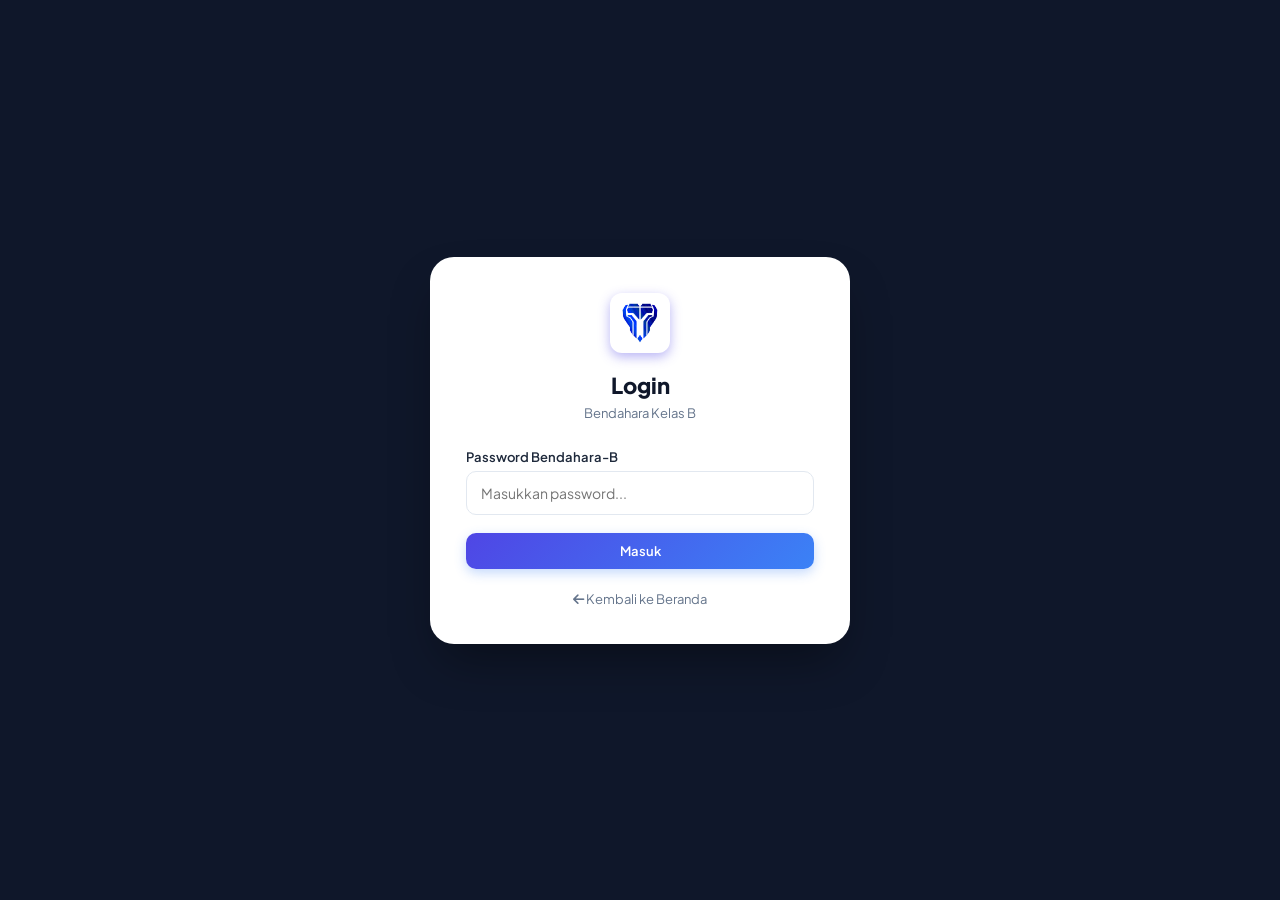
<file: bendahara_b.html>
<!DOCTYPE html>
<html lang="id">
<head>
    <meta charset="UTF-8">
    <meta name="viewport" content="width=device-width, initial-scale=1.0">
    <title>Checklist Kas Kelas B</title>
    <link rel="stylesheet" href="style.css">
    <link rel="icon" href="2.png" type="image/png">
    <link rel="stylesheet" href="https://cdnjs.cloudflare.com/ajax/libs/font-awesome/6.4.0/css/all.min.css">
</head>
<body>

    <div id="login-screen" class="login-overlay">
        <div class="login-card">
            <div class="login-header">
                <img src="2.png" alt="Logo TI 25" class="logo-img">
                <h2>Login</h2>
                <p>Bendahara Kelas B</p>
            </div>
            <form onsubmit="handleLogin(event)">
                <div class="form-group">
                    <label>Password Bendahara-B</label>
                    <input type="password" id="bendahara-password" placeholder="Masukkan password..." required>
                </div>
                <div id="login-error" style="color: #dc2626; font-size: 12px; margin-top: 8px; display: none;">Password salah!</div>
                <button type="submit" class="btn-primary" style="width: 100%; margin-top: 18px; justify-content: center;">Masuk</button>
            </form>
            <div style="text-align: center; margin-top: 18px;">
                <a href="index.html" style="font-size: 13px; color: var(--text-muted); text-decoration: none;"><i class="fa-solid fa-arrow-left"></i> Kembali ke Beranda</a>
            </div>
        </div>
    </div>

    <div class="app-container" id="app-container" style="display: none;">
        <main class="main-content" style="width: 100%;">
            <header class="topbar">
                <div class="topbar-left">
                    <div class="topbar-title" style="width: auto;">Input Kas Kls B</div>
                </div>
                <div class="topbar-user">
                    <span><i class="fa-solid fa-user-shield"></i> Bendahara B</span>
                    <button onclick="handleLogout()" class="btn-logout"><i class="fa-solid fa-right-from-bracket"></i> Keluar</button>
                </div>
            </header>

            <div class="content-body">
                <div class="card-table-container">
                    <div class="table-action-bar">
                        <h3>Tabel Kas Kelas B</h3>
                        <button class="btn-primary" onclick="openKasModal()"><i class="fa-solid fa-plus"></i> Tambah Data</button>
                    </div>
                    <div class="table-responsive">
                        <table class="kas-table">
                            <thead>
                                <tr>
                                    <th rowspan="2" style="vertical-align: middle; text-align: center;">NO</th>
                                    <th rowspan="2" style="vertical-align: middle; text-align: center;">NAMA</th>
                                    <th>Sep</th>
                                    <th colspan="4">Oktober</th>
                                    <th colspan="5">November</th>
                                    <th colspan="4">Desember</th>
                                    <th colspan="2">Jan</th>
                                    <th rowspan="2" style="vertical-align: middle; text-align: center;">SUBTOTAL</th>
                                    <th rowspan="2" style="vertical-align: middle; text-align: center;">AKSI</th>
                                </tr>
                                <tr>
                                    <th>17</th>
                                    <th>4</th><th>11</th><th>18</th><th>25</th>
                                    <th>1</th><th>8</th><th>15</th><th>22</th><th>29</th>
                                    <th>6</th><th>13</th><th>20</th><th>27</th>
                                    <th>3</th><th>10</th>
                                </tr>
                            </thead>
                            <tbody id="kas-tbody"></tbody>
                            <tfoot>
                                <tr style="background: #f8fafc; font-weight: bold;">
                                    <td colspan="2" style="text-align: right;">TOTAL</td>
                                    <td id="col-total-0">Rp 0</td>
                                    <td id="col-total-1">Rp 0</td>
                                    <td id="col-total-2">Rp 0</td>
                                    <td id="col-total-3">Rp 0</td>
                                    <td id="col-total-4">Rp 0</td>
                                    <td id="col-total-5">Rp 0</td>
                                    <td id="col-total-6">Rp 0</td>
                                    <td id="col-total-7">Rp 0</td>
                                    <td id="col-total-8">Rp 0</td>
                                    <td id="col-total-9">Rp 0</td>
                                    <td id="col-total-10">Rp 0</td>
                                    <td id="col-total-11">Rp 0</td>
                                    <td id="col-total-12">Rp 0</td>
                                    <td id="col-total-13">Rp 0</td>
                                    <td id="col-total-14">Rp 0</td>
                                    <td id="col-total-15">Rp 0</td>
                                    <td id="grand-total" style="color: #1d4ed8;">Rp 0</td>
                                    <td></td>
                                </tr>
                            </tfoot>
                        </table>
                    </div>
                </div>
            </div>
        </main>
    </div>

    <div id="modal-container" class="modal-overlay">
        <div class="modal-box">
            <div class="modal-header">
                <h3 id="modal-title">Tambah Data Kas</h3>
                <button class="close-btn" onclick="closeModal()">&times;</button>
            </div>
            <form id="kas-form" onsubmit="saveKasData(event)">
                <div class="form-inputs-grid">
                    <div class="form-group">
                        <label>No</label>
                        <input type="number" id="input-no" required>
                    </div>
                    <div class="form-group">
                        <label>Nama</label>
                        <input type="text" id="input-nama" required>
                    </div>
                </div>
                <div class="modal-footer" style="margin-top: 20px;">
                    <button type="button" class="btn-secondary" onclick="closeModal()">Batal</button>
                    <button type="submit" class="btn-primary">Simpan</button>
                </div>
            </form>
        </div>
    </div>

    
    <script src="script.js"></script>
</body>
</html>
</file>
<file: style.css>
@import url('https://fonts.googleapis.com/css2?family=Plus+Jakarta+Sans:wght@400;500;600;700;800&display=swap');

* {
    margin: 0;
    padding: 0;
    box-sizing: border-box;
    font-family: 'Plus Jakarta Sans', sans-serif;
}

:root {
    --primary-gradient: linear-gradient(135deg, #4f46e5 0%, #3b82f6 100%);
    --sidebar-bg: linear-gradient(180deg, #1e1b4b 0%, #0f172a 100%);
    --bg-main: #f8fafc;
    --card-bg: #ffffff;
    --text-main: #1e293b;
    --text-muted: #64748b;
    --border-color: #e2e8f0;
    --accent-blue: #3b82f6;
}

body {
    background-color: var(--bg-main);
    color: var(--text-main);
}

.app-container {
    display: flex;
    height: 100vh;
    overflow: hidden;
    position: relative;
}


.sidebar {
    width: 280px;
    background: var(--sidebar-bg);
    color: #ffffff;
    display: flex;
    flex-direction: column;
    justify-content: space-between;
    padding: 24px 18px;
    transition: transform 0.3s ease-in-out;
    z-index: 100;
    box-shadow: 4px 0 20px rgba(0, 0, 0, 0.05);
}

.sidebar-header {
    display: flex;
    align-items: center;
    gap: 12px;
    padding-bottom: 20px;
    border-bottom: 1px solid rgba(255, 255, 255, 0.1);
}

.logo-img {
    width: 44px;
    height: 44px;
    border-radius: 12px;
    object-fit: cover;
    box-shadow: 0 4px 12px rgba(79, 70, 229, 0.4);
}

.logo-text h2 {
    font-size: 15px;
    font-weight: 700;
    letter-spacing: -0.2px;
}

.logo-text p {
    font-size: 11px;
    color: #94a3b8;
}

.sidebar-menu {
    list-style: none;
    margin-top: 20px;
    flex-grow: 1;
    overflow-y: auto;
}

.sidebar-menu li {
    padding: 12px 16px;
    border-radius: 12px;
    margin-bottom: 8px;
    cursor: pointer;
    font-size: 14px;
    font-weight: 600;
    color: #94a3b8;
    display: flex;
    align-items: center;
    gap: 14px;
    transition: all 0.3s cubic-bezier(0.4, 0, 0.2, 1);
}

.sidebar-menu li i {
    font-size: 16px;
    width: 20px;
    text-align: center;
}

.sidebar-menu li:hover, .sidebar-menu li.active {
    background: var(--primary-gradient);
    color: #ffffff;
    box-shadow: 0 6px 15px rgba(59, 130, 246, 0.35);
    transform: translateX(4px);
}

.sidebar-footer {
    font-size: 11px;
    color: #ddd5d5;
    border-top: 1px solid rgba(255, 255, 255, 0.1);
    padding-top: 16px;
    text-align: center;
}


.main-content {
    flex-grow: 1;
    display: flex;
    flex-direction: column;
    overflow-y: auto;
    width: 100%;
}

.topbar {
    height: 75px;
    background: var(--card-bg);
    border-bottom: 1px solid var(--border-color);
    display: flex;
    align-items: center;
    justify-content: space-between;
    padding: 0 32px;
    box-shadow: 0 2px 4px rgba(0,0,0,0.01);
}

.topbar-left {
    display: flex;
    align-items: center;
    gap: 16px;
}

.mobile-menu-btn {
    display: none;
    background: none;
    border: none;
    font-size: 20px;
    color: var(--text-main);
    cursor: pointer;
}

.topbar-title {
    font-size: 16px;
    font-weight: 700;
    color: var(--text-main);
}

.topbar-user {
    font-size: 13px;
    font-weight: 600;
    color: var(--text-main);
    display: flex;
    align-items: center;
    gap: 8px;
    background: #f1f5f9;
    padding: 6px 14px;
    border-radius: 20px;
}

.content-body {
    padding: 32px;
    flex: 1; 
    min-height: calc(100vh - 75px); 
    display: flex;
    flex-direction: column;
}

@media (max-width: 768px) {
    .content-body {
        padding: 16px;
        min-height: calc(100vh - 65px); 
    }
}

.page-section {
    display: none;
}

.page-section.active {
    display: flex;
    flex-direction: column;
    flex: 1;
    width: 100%;
    animation: fadeIn 0.4s ease-in-out;
}

@keyframes fadeIn {
    from { opacity: 0; transform: translateY(6px); }
    to { opacity: 1; transform: translateY(0); }
}


.page-header-center {
    text-align: center;
    margin-bottom: 36px;
    padding: 0 10px;
}

.page-header-center h2 {
    font-size: 28px;
    font-weight: 800;
    color: #0f172a;
    display: inline-flex;
    align-items: center;
    gap: 16px;
    letter-spacing: -0.5px;
}

.page-header-center h2::before,
.page-header-center h2::after {
    content: "";
    display: inline-block;
    width: 40px;
    height: 2px;
    background: #3b82f6;
    border-radius: 2px;
}

.page-header-center p {
    font-size: 15px;
    color: var(--text-muted);
    margin-top: 6px;
    font-weight: 500;
}


.cards-grid {
    display: grid;
    grid-template-columns: repeat(auto-fit, minmax(240px, 1fr));
    gap: 20px;
    margin-bottom: 32px;
}

.struct-card {
    background: var(--card-bg);
    border: 1px solid var(--border-color);
    border-radius: 16px;
    padding: 24px;
    box-shadow: 0 4px 20px rgba(0,0,0,0.03);
    transition: all 0.3s cubic-bezier(0.4, 0, 0.2, 1);
    position: relative;
    overflow: hidden;
}

.struct-card::after {
    content: '';
    position: absolute;
    top: 0;
    left: 0;
    width: 4px;
    height: 100%;
    background: var(--accent-blue);
    opacity: 0;
    transition: opacity 0.3s;
}

.struct-card:hover {
    transform: translateY(-4px);
    box-shadow: 0 12px 25px rgba(0,0,0,0.06);
    border-color: #cbd5e1;
}

.struct-card:hover::after {
    opacity: 1;
}

.card-icon {
    width: 46px;
    height: 46px;
    border-radius: 14px;
    display: flex;
    align-items: center;
    justify-content: center;
    margin-bottom: 16px;
    color: #fff;
    font-size: 18px;
    box-shadow: 0 4px 12px rgba(0,0,0,0.1);
}

.card-icon.blue { background: linear-gradient(135deg, #3b82f6, #1d4ed8); }
.card-icon.green { background: linear-gradient(135deg, #10b981, #047857); }
.card-icon.purple { background: linear-gradient(135deg, #8b5cf6, #6d28d9); }
.card-icon.orange { background: linear-gradient(135deg, #f59e0b, #b45309); }
.card-icon.teal { background: linear-gradient(135deg, #14b8a6, #0f766e); }
.card-icon.pink { background: linear-gradient(135deg, #ec4899, #be185d); }

.struct-card h4 {
    font-size: 12px;
    text-transform: uppercase;
    letter-spacing: 0.5px;
    color: var(--text-muted);
    margin-bottom: 4px;
    font-weight: 700;
}

.struct-card .name {
    font-size: 20px;
    font-weight: 700;
    color: #0f172a;
    margin-bottom: 14px;
}

.badge {
    font-size: 11px;
    padding: 5px 10px;
    border-radius: 8px;
    font-weight: 600;
    display: inline-block;
}
.badge.blue { background: #eff6ff; color: #1d4ed8; }
.badge.green { background: #ecfdf5; color: #047857; }
.badge.purple { background: #f5f3ff; color: #6d28d9; }
.badge.orange { background: #fffbeb; color: #b45309; }
.badge.teal { background: #f0fdfa; color: #0f766e; }
.badge.pink { background: #fdf2f8; color: #be185d; }


.note-box {
    background: linear-gradient(135deg, #f8fafc, #f1f5f9);
    border: 1px solid var(--border-color);
    border-radius: 16px;
    padding: 24px;
    display: flex;
    gap: 18px;
    align-items: flex-start;
}

.note-icon {
    background: var(--primary-gradient);
    color: #fff;
    width: 38px;
    height: 38px;
    border-radius: 12px;
    display: flex;
    align-items: center;
    justify-content: center;
    flex-shrink: 0;
    box-shadow: 0 4px 10px rgba(59, 130, 246, 0.3);
}

.note-content h4 {
    font-size: 16px;
    font-weight: 700;
    margin-bottom: 8px;
    color: #0f172a;
}

.note-content p {
    font-size: 14px;
    color: var(--text-muted);
    margin-bottom: 4px;
    line-height: 1.5;
}


.card-table-container {
    background: var(--card-bg);
    border: 1px solid var(--border-color);
    border-radius: 16px;
    padding: 24px;
    margin-bottom: 24px;
    box-shadow: 0 4px 20px rgba(0,0,0,0.02);
}

.table-action-bar {
    display: flex;
    justify-content: space-between;
    align-items: center;
    margin-bottom: 18px;
    flex-wrap: wrap;
    gap: 12px;
}

.table-action-bar h3 {
    font-size: 16px;
    font-weight: 700;
    color: #0f172a;
}

.btn-primary {
    background: var(--primary-gradient);
    color: #fff;
    border: none;
    padding: 10px 18px;
    border-radius: 10px;
    font-size: 13px;
    font-weight: 600;
    cursor: pointer;
    display: flex;
    align-items: center;
    gap: 8px;
    box-shadow: 0 4px 12px rgba(59, 130, 246, 0.3);
    transition: all 0.2s ease;
}

.btn-primary:hover {
    opacity: 0.95;
    transform: translateY(-2px);
    box-shadow: 0 6px 18px rgba(59, 130, 246, 0.4);
}

.table-responsive {
    overflow-x: auto;
    border-radius: 12px;
    border: 1px solid var(--border-color);
    scroll-behavior: smooth;
    -webkit-overflow-scrolling: touch;
}

table {
    width: 100%;
    border-collapse: collapse;
    text-align: left;
    font-size: 14px;
    white-space: nowrap;
}

th {
    background: linear-gradient(135deg, #3b82f6 0%, #1d4ed8 100%);
    color: #ffffff;
    font-weight: 700;
    padding: 16px 20px; 
    text-transform: uppercase;
    font-size: 11px;
    letter-spacing: 0.8px;
}

td {
    padding: 16px 20px; 
    border-bottom: 1px solid var(--border-color);
    color: var(--text-main);
    transition: background-color 0.2s ease, transform 0.2s ease;
}

tr:hover td {
    background-color: #f1f5f9;
}

tr:last-child td {
    border-bottom: none;
}

.btn-delete {
    background: #fee2e2;
    color: #dc2626;
    border: none;
    padding: 6px 12px;
    border-radius: 8px;
    cursor: pointer;
    font-size: 12px;
    font-weight: 600;
    transition: all 0.2s ease;
}

.btn-delete:hover {
    background: #fecaca;
    transform: scale(1.05);
}

.btn-edit {
    background: #e0f2fe;
    color: #0369a1;
    border: none;
    padding: 6px 12px;
    border-radius: 8px;
    cursor: pointer;
    font-size: 12px;
    font-weight: 600;
    transition: all 0.2s ease;
}

.btn-edit:hover {
    background: #bae6fd;
    transform: scale(1.05);
}

.table-summary-box {
    margin-top: 18px;
    padding-top: 16px;
    border-top: 1px dashed var(--border-color);
    font-size: 14px;
}

.table-summary-box .sub-note {
    font-size: 12px;
    color: var(--text-muted);
    margin-top: 6px;
}


.links-section h3 {
    font-size: 16px;
    font-weight: 700;
    color: #0f172a;
    margin-bottom: 14px;
}

.link-list {
    list-style: none;
    display: flex;
    flex-direction: column;
    gap: 10px;
}

.link-list li {
    font-size: 14px;
    color: var(--text-muted);
    display: flex;
    align-items: center;
    gap: 10px;
    word-break: break-all;
    background: #f8fafc;
    padding: 12px 16px;
    border-radius: 12px;
    border: 1px solid var(--border-color);
    transition: transform 0.2s ease, border-color 0.2s ease;
}

.link-list li:hover {
    transform: translateX(4px);
    border-color: var(--accent-blue);
}

.link-list li i {
    color: var(--accent-blue);
}

.link-list a {
    color: var(--accent-blue);
    text-decoration: none;
    font-weight: 600;
}

.link-list a:hover {
    text-decoration: underline;
}


.modal-overlay {
    position: fixed;
    top: 0;
    left: 0;
    width: 100%;
    height: 100%;
    background: rgba(15, 23, 42, 0.6);
    backdrop-filter: blur(4px);
    display: none;
    align-items: center;
    justify-content: center;
    z-index: 1000;
    padding: 16px;
}

.modal-overlay.open {
    display: flex;
    animation: fadeIn 0.2s ease-out;
}

.modal-box {
    background: #fff;
    width: 100%;
    max-width: 500px;
    border-radius: 20px;
    padding: 28px;
    box-shadow: 0 20px 25px -5px rgba(0,0,0,0.1), 0 10px 10px -5px rgba(0,0,0,0.04);
    max-height: 90vh;
    overflow-y: auto;
}

.modal-header {
    display: flex;
    justify-content: space-between;
    align-items: center;
    margin-bottom: 24px;
}

.modal-header h3 {
    font-size: 18px;
    font-weight: 700;
    color: #0f172a;
}

.close-btn {
    background: #f1f5f9;
    border: none;
    width: 32px;
    height: 32px;
    border-radius: 50%;
    font-size: 18px;
    cursor: pointer;
    color: var(--text-muted);
    display: flex;
    align-items: center;
    justify-content: center;
    transition: all 0.2s;
}

.close-btn:hover {
    background: #e2e8f0;
    color: #0f172a;
    transform: rotate(90deg);
}

.form-inputs-grid {
    display: flex;
    flex-direction: column;
    gap: 16px;
    margin-bottom: 24px;
}

.form-group {
    display: flex;
    flex-direction: column;
    gap: 6px;
}

.form-group label {
    font-size: 13px;
    font-weight: 600;
    color: var(--text-main);
}

.form-group input {
    padding: 12px 14px;
    border: 1px solid var(--border-color);
    border-radius: 10px;
    font-size: 14px;
    transition: all 0.2s;
}

.form-group input:focus {
    outline: none;
    border-color: var(--accent-blue);
    box-shadow: 0 0 0 3px rgba(59, 130, 246, 0.15);
}

.modal-footer {
    display: flex;
    justify-content: flex-end;
    gap: 12px;
}

.btn-secondary {
    background: #f1f5f9;
    color: var(--text-main);
    border: none;
    padding: 10px 18px;
    border-radius: 10px;
    font-size: 13px;
    font-weight: 600;
    cursor: pointer;
    transition: background 0.2s;
}

.btn-secondary:hover {
    background: #e2e8f0;
}

.login-overlay {
    position: fixed;
    top: 0;
    left: 0;
    width: 100%;
    height: 100%;
    background: #0f172a;
    display: flex;
    align-items: center;
    justify-content: center;
    z-index: 2000;
    padding: 16px;
}

.login-overlay.hidden {
    display: none !important;
}

.login-card {
    background: var(--card-bg);
    width: 100%;
    max-width: 420px;
    border-radius: 24px;
    padding: 36px;
    box-shadow: 0 25px 50px -12px rgba(0, 0, 0, 0.4);
}

.login-header {
    text-align: center;
    margin-bottom: 28px;
}

.login-header .logo-img {
    margin: 0 auto 14px auto;
    width: 60px;
    height: 60px;
}

.login-header h2 {
    font-size: 22px;
    font-weight: 800;
    color: #0f172a;
    margin-bottom: 6px;
}

.login-header p {
    font-size: 13px;
    color: var(--text-muted);
}

.btn-logout {
    background: #fee2e2;
    color: #dc2626;
    border: none;
    padding: 6px 12px;
    border-radius: 8px;
    cursor: pointer;
    font-size: 12px;
    font-weight: 600;
    display: flex;
    align-items: center;
    gap: 6px;
    margin-left: 12px;
    transition: background 0.2s;
}

.btn-logout:hover {
    background: #fecaca;
}


@media (max-width: 768px) {
    .sidebar {
        position: fixed;
        left: -280px;
        top: 0;
        bottom: 0;
        height: 100%;
        transition: left 0.3s ease;
    }

    .sidebar.mobile-open {
        left: 0;
    }

    .mobile-menu-btn {
        display: block;
    }

    .topbar {
        padding: 0 16px;
    }

    .content-body {
        padding: 16px;
    }

    .page-header-center h2 {
        font-size: 20px;
    }

    .page-header-center h2::before,
    .page-header-center h2::after {
        width: 20px;
    }
}


.topbar-title {
    font-size: 14px;
    font-weight: 700;
    color: #ffffff; 
    background-color: #64748b; 
    padding: 8px 16px; 
    border-radius: 10px; 
    display: inline-block;
    white-space: nowrap; 
    box-shadow: 0 2px 6px rgba(0, 0, 0, 0.08);
    
    
    width: 380px; 
    text-align: center; 
    overflow: hidden;
    text-overflow: ellipsis;
}


@media (max-width: 768px) {
    .topbar-title {
        font-size: 13px;
        padding: 6px 12px;
        width: 200px; 
    }
}


.dashboard-widget-grid {
    display: grid;
    grid-template-columns: repeat(3, 1fr);
    gap: 16px;
    margin-bottom: 28px;
    width: 100%;
}

.dash-card {
    background: var(--card-bg);
    border: 1px solid var(--border-color);
    border-radius: 16px;
    padding: 20px;
    display: flex;
    align-items: center;
    gap: 16px;
    box-shadow: 0 4px 20px rgba(0,0,0,0.02);
    transition: transform 0.2s ease, box-shadow 0.2s ease;
}

.dash-card:hover {
    transform: translateY(-2px);
    box-shadow: 0 8px 24px rgba(0,0,0,0.05);
}

.dash-icon {
    width: 48px;
    height: 48px;
    border-radius: 12px;
    display: flex;
    align-items: center;
    justify-content: center;
    color: #fff;
    font-size: 20px;
    flex-shrink: 0;
    box-shadow: 0 4px 10px rgba(0,0,0,0.1);
}

.dash-icon.time-icon { background: linear-gradient(135deg, #3b82f6, #1d4ed8); }
.dash-icon.date-icon { background: linear-gradient(135deg, #10b981, #047857); }
.dash-icon.weather-icon { background: linear-gradient(135deg, #f59e0b, #d97706); }

.dash-info h4 {
    font-size: 11px;
    text-transform: uppercase;
    letter-spacing: 0.5px;
    color: var(--text-muted);
    margin-bottom: 4px;
    font-weight: 700;
}

.dash-info .dash-value {
    font-size: 18px;
    font-weight: 700;
    color: #0f172a;
    line-height: 1.2;
}


.dashboard-widget-grid {
    display: grid;
    grid-template-columns: repeat(3, 1fr);
    gap: 16px;
    margin-bottom: 28px;
    width: 100%;
}

.dash-card {
    background: var(--card-bg);
    border: 1px solid var(--border-color);
    border-radius: 16px;
    padding: 20px;
    display: flex;
    align-items: center;
    gap: 16px;
    box-shadow: 0 4px 20px rgba(0,0,0,0.02);
    transition: transform 0.2s ease, box-shadow 0.2s ease;
}

.dash-card:hover {
    transform: translateY(-2px);
    box-shadow: 0 8px 24px rgba(0,0,0,0.05);
}

.dash-icon {
    width: 48px;
    height: 48px;
    border-radius: 12px;
    display: flex;
    align-items: center;
    justify-content: center;
    color: #fff;
    font-size: 20px;
    flex-shrink: 0;
    box-shadow: 0 4px 10px rgba(0,0,0,0.1);
}

.dash-icon.time-icon { background: linear-gradient(135deg, #3b82f6, #1d4ed8); }
.dash-icon.date-icon { background: linear-gradient(135deg, #10b981, #047857); }
.dash-icon.weather-icon { background: linear-gradient(135deg, #f59e0b, #d97706); }

.dash-info h4 {
    font-size: 11px;
    text-transform: uppercase;
    letter-spacing: 0.5px;
    color: var(--text-muted);
    margin-bottom: 4px;
    font-weight: 700;
}

.dash-info .dash-value {
    font-size: 16px;
    font-weight: 700;
    color: #0f172a;
    line-height: 1.2;
}

@media (max-width: 768px) {
    .dashboard-widget-grid {
        grid-template-columns: 1fr;
        gap: 12px;
        margin-bottom: 20px;
    }
    .dash-card {
        padding: 16px;
    }
}

.dashboard-widget-grid {
    display: grid;
    grid-template-columns: repeat(4, 1fr);
    gap: 16px;
    margin-bottom: 28px;
    width: 100%;
}

@media (max-width: 1024px) {
    .dashboard-widget-grid {
        grid-template-columns: repeat(2, 1fr);
    }
}

@media (max-width: 768px) {
    .dashboard-widget-grid {
        grid-template-columns: 1fr;
        gap: 12px;
        margin-bottom: 20px;
    }
}

.calc-popup-container {
    position: fixed;
    top: 100px;
    right: 40px;
    width: 300px;
    background: var(--card-bg);
    border: 1px solid var(--border-color);
    border-radius: 20px;
    box-shadow: 0 20px 40px rgba(0, 0, 0, 0.15);
    z-index: 9999;
    overflow: hidden;
    user-select: none;
    animation: fadeIn 0.25s ease-out;
}

.calc-header {
    background: var(--sidebar-bg);
    color: #ffffff;
    padding: 14px 18px;
    display: flex;
    align-items: center;
    justify-content: space-between;
    cursor: grab;
}

.calc-header:active {
    cursor: grabbing;
}

.calc-title {
    font-size: 14px;
    font-weight: 700;
    display: flex;
    align-items: center;
    gap: 8px;
}

.calc-close-btn {
    background: rgba(255, 255, 255, 0.1);
    border: none;
    color: #fff;
    width: 26px;
    height: 26px;
    border-radius: 50%;
    cursor: pointer;
    display: flex;
    align-items: center;
    justify-content: center;
    font-size: 16px;
    transition: background 0.2s;
}

.calc-close-btn:hover {
    background: #dc2626;
}

.calc-body {
    padding: 16px;
}

.calc-screen {
    background: #f8fafc;
    border: 1px solid var(--border-color);
    border-radius: 12px;
    padding: 12px 14px;
    margin-bottom: 14px;
    text-align: right;
    min-height: 64px;
    display: flex;
    flex-direction: column;
    justify-content: space-between;
}

.calc-history {
    font-size: 11px;
    color: var(--text-muted);
    min-height: 14px;
    overflow-x: auto;
    white-space: nowrap;
}

.calc-display {
    font-size: 24px;
    font-weight: 700;
    color: #0f172a;
    overflow-x: auto;
    white-space: nowrap;
}

.calc-keys {
    display: grid;
    grid-template-columns: repeat(4, 1fr);
    gap: 8px;
}

.calc-btn {
    background: #f1f5f9;
    border: 1px solid var(--border-color);
    border-radius: 10px;
    padding: 12px 0;
    font-size: 15px;
    font-weight: 600;
    color: var(--text-main);
    cursor: pointer;
    transition: all 0.15s ease;
}

.calc-btn:hover {
    background: #e2e8f0;
    transform: translateY(-1px);
}

.calc-btn:active {
    transform: translateY(1px);
}

.calc-btn.op-btn {
    background: #e0f2fe;
    color: #0369a1;
    border-color: #bae6fd;
}

.calc-btn.op-btn:hover {
    background: #bae6fd;
}

.calc-btn.op-clear {
    background: #fee2e2;
    color: #dc2626;
    border-color: #fecaca;
}

.calc-btn.op-clear:hover {
    background: #fecaca;
}

.calc-btn.equals-btn {
    background: var(--primary-gradient);
    color: #fff;
    border: none;
    box-shadow: 0 4px 10px rgba(59, 130, 246, 0.3);
}

.calc-btn.equals-btn:hover {
    opacity: 0.9;
}

.zero-btn {
    grid-column: span 2;
}

@media (max-width: 768px) {
    .calc-popup-container {
        width: 280px;
        right: 15px;
        top: 75px;
    }
}
</file>
